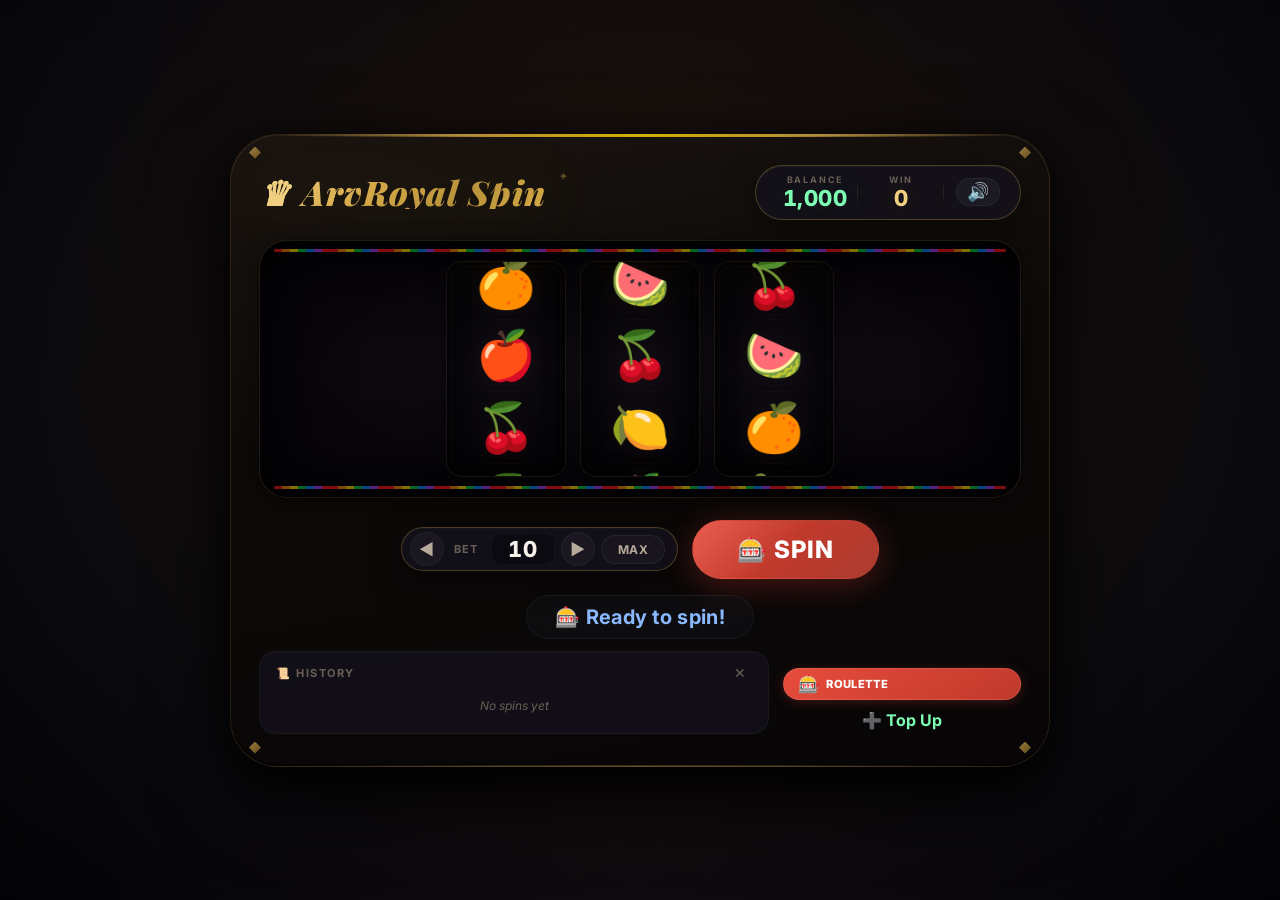
<file: index.html>
<!DOCTYPE html>
<html lang="en">
<head>
    <meta charset="UTF-8" />
    <meta name="viewport" content="width=device-width, initial-scale=1.0, maximum-scale=1.0, user-scalable=no" />
    <title>🎰  ArvRoyal Spin - Casino Slot</title>

    <!-- Google Fonts -->
    <link rel="preconnect" href="https://fonts.googleapis.com" />
    <link rel="preconnect" href="https://fonts.gstatic.com" crossorigin />
    <link href="https://fonts.googleapis.com/css2?family=Playfair+Display:ital,wght@0,700;0,900;1,700&family=Inter:wght@400;500;600;700;800;900&display=swap" rel="stylesheet" />
 <link rel="stylesheet" href="style.css" />    
</head>

<body>

 
    <div class="slot-machine">

        <!-- Corner gems -->
        <span class="corner-gem tl"></span>
        <span class="corner-gem tr"></span>
        <span class="corner-gem bl"></span>
        <span class="corner-gem br"></span>

        <!-- ─── TOP BAR ─── -->
        <div class="cabinet-top">
            <div class="title">
                <span class="icon">♛</span>  ArvRoyal Spin
            </div>
            <div class="stats">
                <div class="stat">
                    <span class="label">BALANCE</span>
                    <span class="value balance" id="balanceDisplay"><span class="currency">$</span>1000</span>
                </div>
                <div class="stat">
                    <span class="label">WIN</span>
                    <span class="value win" id="winDisplay"><span class="currency">$</span>0</span>
                </div>
                <div class="stat" style="flex-direction: row; gap: 6px; align-items: center; padding-left: 4px;">
                    <button class="mute-btn" id="muteBtn" aria-label="Toggle sound">🔊</button>
                </div>
            </div>
        </div>

        <!-- ─── REELS AREA ─── -->
        <div class="reels-area">
            <div class="led-strip top"></div>
            <div class="led-strip bottom"></div>

            <div class="reel-frame">
                <div class="reel" id="reel0">
                    <div class="reel-strip" id="strip0"></div>
                </div>
                <div class="reel" id="reel1">
                    <div class="reel-strip" id="strip1"></div>
                </div>
                <div class="reel" id="reel2">
                    <div class="reel-strip" id="strip2"></div>
                </div>
            </div>
        </div>

        <!-- ─── CONTROLS ─── -->
        <div class="controls">
            <div class="bet-section">
                <button class="bet-btn" id="betDown" aria-label="Decrease bet">◀</button>
                <span class="bet-label">BET</span>
                <span class="bet-display" id="betDisplay">10</span>
                <button class="bet-btn" id="betUp" aria-label="Increase bet">▶</button>
                <button class="max-btn" id="maxBetBtn">MAX</button>
            </div>
            <button class="spin-btn" id="spinBtn">
                <span class="spin-icon">🎰</span> SPIN
            </button>
        </div>

        <!-- ─── MESSAGE ─── -->
        <div class="message-area">
            <div class="message info" id="messageDisplay">✨ Ready to play</div>
        </div>

        <!-- ─── BOTTOM PANEL ─── -->
        <div class="bottom-panel">
            <div class="history-box">
                <div class="history-header">
                    <span>📜 HISTORY</span>
                    <button class="clear-btn" id="clearHistoryBtn" aria-label="Clear history">✕</button>
                </div>
                <ul class="history-list" id="historyList">
                    <li class="empty">No spins yet</li>
                </ul>
            </div>
            <div class="db-buttons">
                <a href="wheeloffortune.html" class="roulette-btn">
                    <span class="roulette-icon"> 🎰</span> Roulette
                </a>
                <button class="topup-btn" id="topUpBtn">➕ Top Up</button>
                <input type="file" id="fileInput" accept=".json" />
            </div>
        </div>
    </div>

    <!-- ════════════════════════════════════════════════
    AUDIO (unchanged – keep as is)
    ════════════════════════════════════════════════ -->
    <audio id="bgMusic" loop preload="auto">
        <source src="bgmusicslotmachine.mp3" type="audio/mpeg">
    </audio>
    <audio id="spinningSound" loop preload="auto">
        <source src="Spinning-slotmachine.mp3" type="audio/mpeg">
    </audio>
    <audio id="jackpotSound" preload="auto">
        <source src="Slot-Machine-Jackpot-Sound-Effect.mp3" type="audio/mpeg">
    </audio>

    <!-- ════════════════════════════════════════════════
    JAVASCRIPT – keep your existing backend
    (just ensure IDs match – they do)
    ════════════════════════════════════════════════ -->
    <script src="script.js">
        // Your existing JavaScript goes here.
        // All IDs and classes are preserved.
    </script>

</body>
</html>
</file>
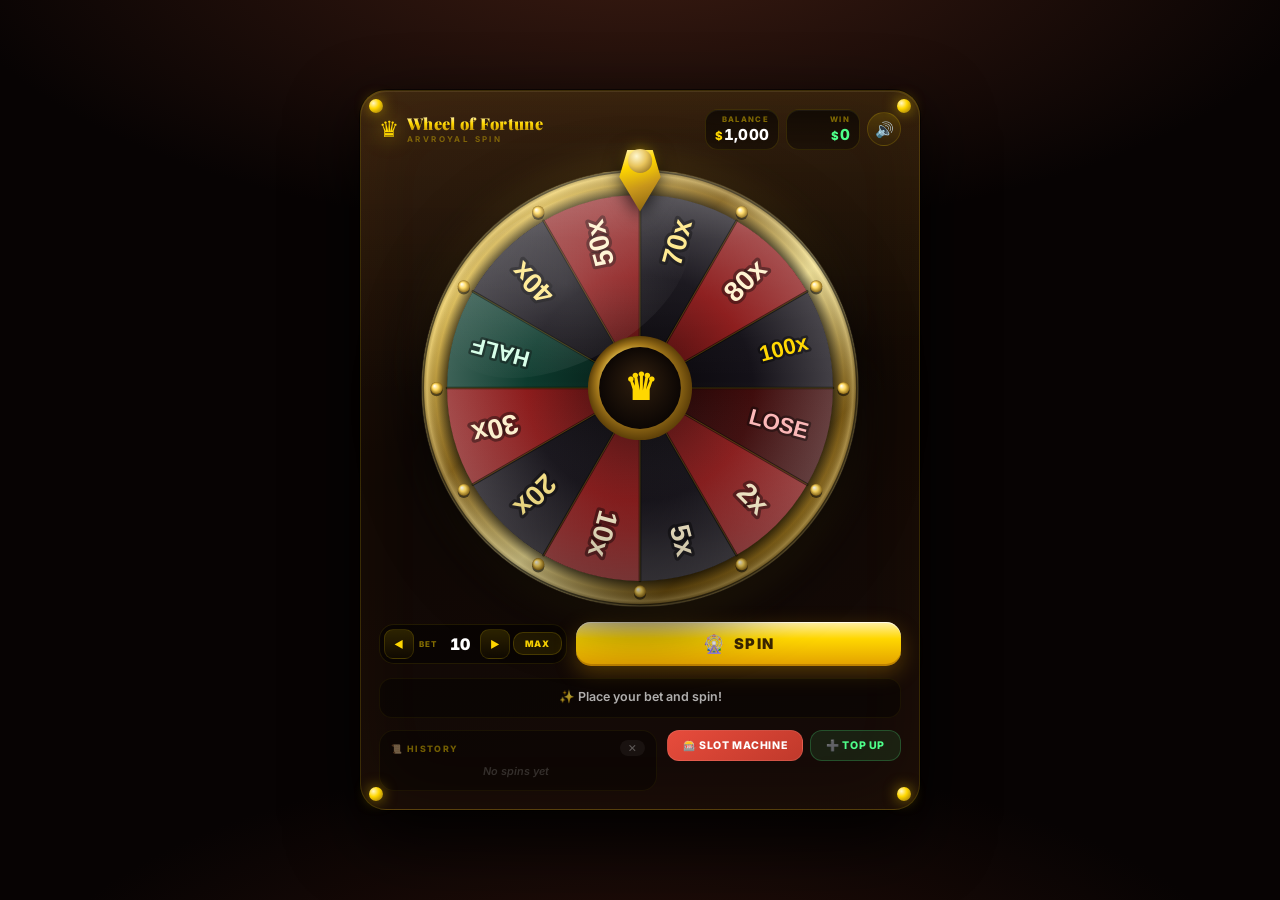
<file: wheeloffortune.html>
<!DOCTYPE html>
<html lang="en">
<head>
<meta charset="UTF-8" />
<meta name="viewport" content="width=device-width, initial-scale=1.0, viewport-fit=cover" />
<meta name="theme-color" content="#0b0605" />
<title>🎡 ArvRoyal Spin — Wheel of Fortune</title>
<link rel="preconnect" href="https://fonts.googleapis.com" />
<link rel="preconnect" href="https://fonts.gstatic.com" crossorigin />
<link href="https://fonts.googleapis.com/css2?family=Playfair+Display:wght@700;900&family=Inter:wght@400;500;600;700;800;900&display=swap" rel="stylesheet" />
<style>
:root{
  --gold:#ffd700;
  --gold-lt:#ffe98a;
  --gold-dp:#8a6512;
  --green:#4eff8a;
  --red:#ff4757;
  --orange:#ffa502;
  --text:#f6efe3;
  --radius:26px;
}
*,*::before,*::after{margin:0;padding:0;box-sizing:border-box;}
html,body{height:100%;}
body{
  font-family:'Inter',system-ui,-apple-system,'Segoe UI',Roboto,sans-serif;
  color:var(--text);
  background:
    radial-gradient(ellipse 90% 55% at 50% -8%, #3d1c12 0%, transparent 62%),
    radial-gradient(ellipse 80% 50% at 50% 115%, #2c120b 0%, transparent 62%),
    #070303;
  min-height:100vh;
  min-height:100dvh;
  display:flex;align-items:center;justify-content:center;
  padding:10px;
  overflow-x:hidden;
  -webkit-tap-highlight-color:transparent;
  -webkit-font-smoothing:antialiased;
}
button{font-family:inherit;touch-action:manipulation;}

/* ── CABINET ── */
.cabinet{
  position:relative;width:100%;max-width:540px;
  display:flex;flex-direction:column;gap:12px;
  padding:14px;border-radius:var(--radius);
  border:1px solid rgba(255,215,0,.16);
  background:
    linear-gradient(180deg, rgba(255,215,0,.05), rgba(0,0,0,.35) 42%),
    linear-gradient(165deg,#2f1a11 0%,#170c07 46%,#22110b 100%);
  box-shadow:
    0 26px 70px rgba(0,0,0,.88),
    0 0 0 1px rgba(0,0,0,.55),
    inset 0 1px 0 rgba(255,230,150,.10),
    inset 0 0 80px rgba(255,170,0,.045);
}
.corner-gem{
  position:absolute;width:14px;height:14px;border-radius:50%;
  background:radial-gradient(circle at 32% 30%, #fff6c4, #ffd700 40%, #8a6512);
  box-shadow:0 0 14px rgba(255,215,0,.55);
  pointer-events:none;z-index:6;
}
.corner-gem.tl{top:8px;left:8px}   .corner-gem.tr{top:8px;right:8px}
.corner-gem.bl{bottom:8px;left:8px} .corner-gem.br{bottom:8px;right:8px}

/* ── HEADER ── */
.cabinet-top{display:flex;align-items:center;justify-content:space-between;gap:10px;flex-wrap:wrap;}
.brand{display:flex;align-items:center;gap:8px;min-width:0;}
.brand-crown{font-size:1.4rem;line-height:1;color:var(--gold);filter:drop-shadow(0 0 10px rgba(255,215,0,.55));}
.brand-title{
  display:block;font-family:'Playfair Display',serif;font-weight:900;
  font-size:1.02rem;letter-spacing:.3px;line-height:1.1;
  background:linear-gradient(180deg,#fff6cf,#ffd700 48%,#b8860b);
  -webkit-background-clip:text;background-clip:text;color:transparent;white-space:nowrap;
}
.brand-sub{display:block;font-size:.5rem;font-weight:700;letter-spacing:2.4px;text-transform:uppercase;color:rgba(255,215,0,.38);margin-top:1px;}
.stats{display:flex;align-items:center;gap:7px;margin-left:auto;}
.stat{
  min-width:74px;padding:5px 9px;border-radius:13px;text-align:right;
  background:linear-gradient(180deg, rgba(0,0,0,.62), rgba(0,0,0,.32));
  border:1px solid rgba(255,215,0,.13);
  box-shadow:inset 0 1px 0 rgba(255,255,255,.05);
}
.stat .label{display:block;font-size:.48rem;font-weight:800;letter-spacing:1.3px;text-transform:uppercase;color:rgba(255,215,0,.45);}
.stat .value{font-size:.95rem;font-weight:800;font-variant-numeric:tabular-nums;color:#fff;letter-spacing:.2px;white-space:nowrap;}
.stat .value .cur{color:var(--gold);font-size:.72rem;margin-right:1px;}
.stat .value.win{color:var(--green);}
.stat .value.win .cur{color:var(--green);}
.icon-btn{
  width:34px;height:34px;flex:0 0 34px;border-radius:50%;
  display:grid;place-items:center;font-size:.95rem;cursor:pointer;
  color:var(--gold);
  background:linear-gradient(180deg, rgba(255,215,0,.14), rgba(255,215,0,.03));
  border:1px solid rgba(255,215,0,.16);transition:.2s;
}
.icon-btn:hover{background:rgba(255,215,0,.2);}
.icon-btn:active{transform:scale(.92);}

/* ── WHEEL STAGE ── */
.stage{position:relative;display:flex;justify-content:center;padding:6px 0 2px;}
.wheel-stage{
  position:relative;width:100%;max-width:440px;aspect-ratio:1/1;
}
.wheel-stage::before{
  content:'';position:absolute;inset:-12px;border-radius:50%;
  background:conic-gradient(from 0deg,
     rgba(255,200,60,.30), rgba(255,200,60,0) 22%,
     rgba(255,200,60,.30) 47%, rgba(255,200,60,0) 72%,
     rgba(255,200,60,.30));
  filter:blur(14px);opacity:.55;
  animation:spinGlow 8s linear infinite;pointer-events:none;
}
@keyframes spinGlow{to{transform:rotate(360deg)}}
#wheelCanvas{
  position:relative;width:100%;height:100%;display:block;
  border-radius:50%;cursor:pointer;touch-action:manipulation;
  filter:drop-shadow(0 16px 30px rgba(0,0,0,.8));
}

/* ── POINTER ── */
.pointer{
  position:absolute;top:-4%;left:50%;width:10%;aspect-ratio:1/1.4;
  z-index:8;pointer-events:none;
  transform-origin:50% 12%;
  transform:translateX(-50%) rotate(0deg);
  filter:drop-shadow(0 5px 9px rgba(0,0,0,.75));
}
.pointer::after{
  content:'';display:block;width:100%;height:100%;
  background:linear-gradient(160deg,#fff9db 0%,#ffd700 26%,#c9971b 58%,#7d5a10 100%);
  clip-path:polygon(50% 100%, 3% 44%, 21% 0%, 79% 0%, 97% 44%);
}
.pointer::before{
  content:'';position:absolute;top:-2%;left:50%;transform:translateX(-50%);
  width:54%;aspect-ratio:1;border-radius:50%;
  background:radial-gradient(circle at 35% 30%, #fff8d0, #e8c45c 45%, #7d5a10);
  box-shadow:0 0 14px rgba(255,215,0,.55);z-index:2;
}

/* ── FX LAYER ── */
.fx{
  position:absolute;inset:0;z-index:20;
  display:flex;align-items:center;justify-content:center;
  pointer-events:none;overflow:hidden;border-radius:50%;
}
.win-popup{
  opacity:0;transform:scale(.4);
  font-family:'Playfair Display',serif;font-weight:900;
  font-size:clamp(1.5rem,7vw,2.3rem);
  color:#ffd700;text-align:center;line-height:1.1;
  text-shadow:0 0 34px rgba(255,215,0,.7), 0 5px 18px rgba(0,0,0,.9);
}
.win-popup.show{animation:popIn .75s cubic-bezier(.34,1.56,.64,1) forwards;}
.win-popup small{
  display:block;margin-top:5px;font-family:'Inter',sans-serif;
  font-size:.72rem;font-weight:700;letter-spacing:1px;text-transform:uppercase;
  color:rgba(255,255,255,.62);text-shadow:none;
}
@keyframes popIn{
  0%{opacity:0;transform:scale(.25) translateY(10px);}
  55%{opacity:1;transform:scale(1.08) translateY(0);}
  100%{opacity:1;transform:scale(1);}
}
.confetti{position:absolute;inset:0;overflow:hidden;}
.confetti i{position:absolute;top:-14px;display:block;animation:fall linear forwards;}
@keyframes fall{
  0%{transform:translateY(-20px) rotate(0deg);opacity:1;}
  100%{transform:translateY(560px) rotate(760deg);opacity:0;}
}

/* ── CONTROLS ── */
.controls{display:flex;align-items:center;gap:9px;}
.bet-section{
  display:flex;align-items:center;gap:3px;
  padding:4px;border-radius:15px;
  background:rgba(0,0,0,.5);
  border:1px solid rgba(255,215,0,.1);
}
.bet-btn{
  width:30px;height:30px;flex:0 0 30px;border-radius:9px;cursor:pointer;
  display:grid;place-items:center;font-size:.62rem;font-weight:900;color:var(--gold);
  background:linear-gradient(180deg, rgba(255,215,0,.15), rgba(255,215,0,.03));
  border:1px solid rgba(255,215,0,.14);transition:.15s;
}
.bet-btn:hover{background:rgba(255,215,0,.22);}
.bet-btn:active{transform:scale(.9);}
.bet-label{font-size:.5rem;font-weight:800;letter-spacing:1.2px;color:rgba(255,215,0,.5);text-transform:uppercase;padding:0 2px;}
.bet-display{min-width:34px;text-align:center;font-size:1rem;font-weight:900;color:#fff;font-variant-numeric:tabular-nums;}
.max-btn{
  padding:5px 11px;border-radius:10px;cursor:pointer;
  font-size:.56rem;font-weight:900;letter-spacing:.8px;text-transform:uppercase;color:var(--gold);
  background:rgba(255,215,0,.1);border:1px solid rgba(255,215,0,.18);transition:.18s;
}
.max-btn:hover{background:rgba(255,215,0,.22);}
.max-btn:active{transform:scale(.94);}
.spin-btn{
  flex:1;min-width:0;display:flex;align-items:center;justify-content:center;gap:8px;
  padding:13px 12px;border:0;border-radius:15px;cursor:pointer;
  font-size:.92rem;font-weight:900;letter-spacing:1.4px;text-transform:uppercase;
  color:#3a2500;
  background:linear-gradient(180deg,#fff0a8 0%,#ffd700 38%,#e2a000 100%);
  box-shadow:
    0 7px 22px rgba(255,180,0,.28),
    inset 0 1px 0 rgba(255,255,255,.7),
    inset 0 -2px 0 rgba(120,70,0,.35);
  transition:transform .12s, box-shadow .2s, filter .2s;
}
.spin-btn:hover:not(:disabled){filter:brightness(1.06);box-shadow:0 10px 30px rgba(255,180,0,.4),inset 0 1px 0 rgba(255,255,255,.7);}
.spin-btn:active:not(:disabled){transform:translateY(1px) scale(.985);}
.spin-btn:disabled{opacity:.42;cursor:not-allowed;box-shadow:none;filter:grayscale(.35);}
.spin-btn .ic{font-size:1.1rem;line-height:1;}

/* ── MESSAGE ── */
.message{
  min-height:40px;display:flex;align-items:center;justify-content:center;gap:6px;
  padding:9px 14px;border-radius:13px;text-align:center;
  font-size:.78rem;font-weight:600;line-height:1.3;
  color:rgba(255,255,255,.68);
  background:rgba(0,0,0,.38);
  border:1px solid rgba(255,215,0,.06);transition:.25s;
}
.message.win{color:var(--green);background:rgba(78,255,138,.07);border-color:rgba(78,255,138,.18);}
.message.lose{color:var(--red);background:rgba(255,71,87,.07);border-color:rgba(255,71,87,.18);}
.message.half{color:var(--orange);background:rgba(255,165,2,.07);border-color:rgba(255,165,2,.18);}
.message.jackpot{
  color:#ffd700;background:rgba(255,215,0,.09);border-color:rgba(255,215,0,.28);
  animation:pulseGold .75s ease-in-out infinite alternate;
}
@keyframes pulseGold{
  from{text-shadow:0 0 8px rgba(255,215,0,.2);}
  to{text-shadow:0 0 24px rgba(255,215,0,.65);}
}

/* ── BOTTOM PANEL ── */
.bottom-panel{display:flex;gap:10px;flex-wrap:wrap;}
.history-box{
  flex:1 1 180px;min-width:0;display:flex;flex-direction:column;
  padding:9px 11px;border-radius:15px;
  background:rgba(0,0,0,.35);border:1px solid rgba(255,215,0,.06);
  max-height:118px;
}
.history-header{
  display:flex;align-items:center;justify-content:space-between;
  font-size:.55rem;font-weight:800;letter-spacing:1.4px;text-transform:uppercase;
  color:rgba(255,215,0,.42);margin-bottom:5px;
}
.clear-btn{
  border:0;background:rgba(255,255,255,.05);color:rgba(255,255,255,.3);
  cursor:pointer;font-size:.68rem;line-height:1;padding:3px 8px;border-radius:9px;transition:.2s;
}
.clear-btn:hover{color:var(--red);background:rgba(255,71,87,.1);}
.history-list{
  list-style:none;overflow-y:auto;flex:1;display:flex;flex-direction:column;gap:3px;
  font-size:.68rem;font-weight:600;padding-right:3px;scrollbar-width:thin;
}
.history-list::-webkit-scrollbar{width:3px;}
.history-list::-webkit-scrollbar-thumb{background:rgba(255,215,0,.22);border-radius:9px;}
.history-list li{
  display:flex;align-items:center;gap:6px;padding:3px 7px;border-radius:7px;
  background:rgba(255,255,255,.025);white-space:nowrap;
}
.history-list li.empty{justify-content:center;background:transparent;font-style:italic;color:rgba(255,255,255,.16);}
.h-label{color:rgba(255,255,255,.55);}
.h-net{margin-left:auto;font-weight:800;font-variant-numeric:tabular-nums;}
.h-net.up{color:var(--green);}
.h-net.down{color:var(--red);}
.h-net.even{color:var(--orange);}

.db-buttons{display:flex;gap:7px;align-items:flex-start;flex-wrap:wrap;}
.btn{
  padding:8px 15px;border-radius:12px;cursor:pointer;
  font-size:.66rem;font-weight:800;letter-spacing:.6px;text-transform:uppercase;
  white-space:nowrap;transition:.2s;border:1px solid transparent;
  text-decoration:none;display:inline-flex;align-items:center;gap:6px;
}
.btn-topup{color:var(--green);background:rgba(78,255,138,.09);border-color:rgba(78,255,138,.22);}
.btn-topup:hover{background:rgba(78,255,138,.18);}
.btn-slot{color:#fff;background:linear-gradient(145deg,#e74c3c,#c0392b);border-color:rgba(255,255,255,.1);}
.btn-slot:hover{background:linear-gradient(145deg,#ff6b6b,#e74c3c);}
.btn:active{transform:scale(.95);}

/* ── RESPONSIVE ── */
@media (max-width:460px){
  .cabinet{padding:11px;gap:10px;border-radius:22px;}
  .brand-title{font-size:.92rem;}
  .brand-sub{letter-spacing:1.6px;}
  .stat{min-width:66px;padding:4px 7px;}
  .stat .value{font-size:.85rem;}
  .spin-btn{font-size:.82rem;padding:12px 10px;letter-spacing:1px;}
  .message{font-size:.72rem;min-height:36px;}
  .history-box{max-height:96px;}
  .corner-gem{width:10px;height:10px;}
}
@media (max-width:370px){
  .brand-sub{display:none;}
  .stat{min-width:58px;}
  .stat .label{font-size:.42rem;}
  .stat .value{font-size:.76rem;}
  .bet-label{display:none;}
  .bet-btn{width:27px;height:27px;flex-basis:27px;}
  .max-btn{padding:4px 8px;font-size:.5rem;}
  .spin-btn{font-size:.74rem;letter-spacing:.6px;padding:11px 8px;}
}
@media (min-width:760px){.cabinet{max-width:560px;padding:18px;}}
@media (prefers-reduced-motion:reduce){
  *{animation-duration:.01ms !important;animation-iteration-count:1 !important;transition-duration:.01ms !important;}
}
</style>
</head>
<body>

<div class="cabinet">
  <span class="corner-gem tl"></span>
  <span class="corner-gem tr"></span>
  <span class="corner-gem bl"></span>
  <span class="corner-gem br"></span>

  <header class="cabinet-top">
    <div class="brand">
      <span class="brand-crown">♛</span>
      <div>
        <span class="brand-title">Wheel of Fortune</span>
        <span class="brand-sub">ArvRoyal Spin</span>
      </div>
    </div>
    <div class="stats">
      <div class="stat">
        <span class="label">Balance</span>
        <span class="value" id="balanceDisplay"><span class="cur">$</span>1,000</span>
      </div>
      <div class="stat">
        <span class="label">Win</span>
        <span class="value win" id="winDisplay"><span class="cur">$</span>0</span>
      </div>
      <button class="icon-btn" id="muteBtn" aria-label="Toggle sound">🔊</button>
    </div>
  </header>

  <div class="stage">
    <div class="wheel-stage" id="wheelStage">
      <div class="pointer" id="pointer"></div>
      <canvas id="wheelCanvas" width="600" height="600"></canvas>
      <div class="fx">
        <div class="win-popup" id="winPopup">
          <span id="popupText">🎉 +$0</span>
          <small id="popupSub">multiplier</small>
        </div>
        <div class="confetti" id="confetti"></div>
      </div>
    </div>
  </div>

  <div class="controls">
    <div class="bet-section">
      <button class="bet-btn" id="betDown" aria-label="Decrease bet">◀</button>
      <span class="bet-label">Bet</span>
      <span class="bet-display" id="betDisplay">10</span>
      <button class="bet-btn" id="betUp" aria-label="Increase bet">▶</button>
      <button class="max-btn" id="maxBetBtn">Max</button>
    </div>
    <button class="spin-btn" id="spinBtn">
      <span class="ic">🎡</span> Spin
    </button>
  </div>

  <div class="message" id="messageDisplay">✨ Place your bet and spin!</div>

  <div class="bottom-panel">
    <div class="history-box">
      <div class="history-header">
        <span>📜 History</span>
        <button class="clear-btn" id="clearHistoryBtn" aria-label="Clear history">✕</button>
      </div>
      <ul class="history-list" id="historyList">
        <li class="empty">No spins yet</li>
      </ul>
    </div>
    <div class="db-buttons">
      <a href="index.html" class="btn btn-slot">🎰 Slot Machine</a>
      <button class="btn btn-topup" id="topUpBtn">➕ Top Up</button>
    </div>
  </div>
</div>

<audio id="bgMusic" loop preload="none">
  <source src="bgmusicslotmachine.mp3" type="audio/mpeg" />
</audio>
<audio id="spinningSound" loop preload="none">
  <source src="Spinning-slotmachine.mp3" type="audio/mpeg" />
</audio>
<audio id="jackpotSound" preload="none">
  <source src="Slot-Machine-Jackpot-Sound-Effect.mp3" type="audio/mpeg" />
</audio>

<script>
(function(){
'use strict';

/* ═══════════ SHARED BALANCE (shared with index.html) ═══════════ */
const SHARED_KEY = 'arvroyal_shared_balance';
function readSharedBalance(){
  const raw = localStorage.getItem(SHARED_KEY);
  if (raw === null) { localStorage.setItem(SHARED_KEY, '1000'); return 1000; }
  const n = parseFloat(raw);
  return isFinite(n) ? Math.max(0, n) : 1000;
}
function writeSharedBalance(v){
  const n = Math.max(0, Math.floor(v));
  localStorage.setItem(SHARED_KEY, String(n));
  return n;
}
/* ═════════════════════════════════════════════════════════════════ */

const TAU = Math.PI * 2;

/* 12 segments — classic casino look, RTP ≈ 95.8% */
const SEGMENTS = [
  { label:'LOSE', value:'lose', color:'#3d0a0a', text:'#ffb8b8' }, // 0
  { label:'2x',   value:2,      color:'#8b1a1a', text:'#fff3d0' }, // 1
  { label:'5x',   value:5,      color:'#141118', text:'#fff3d0' }, // 2
  { label:'10x',  value:10,     color:'#8b1a1a', text:'#fff3d0' }, // 3
  { label:'20x',  value:20,     color:'#141118', text:'#ffe98a' }, // 4
  { label:'30x',  value:30,     color:'#8b1a1a', text:'#fff3d0' }, // 5
  { label:'HALF', value:'half', color:'#0d3b2e', text:'#d6ffe8' }, // 6
  { label:'40x',  value:40,     color:'#141118', text:'#ffe98a' }, // 7
  { label:'50x',  value:50,     color:'#8b1a1a', text:'#fff3d0' }, // 8
  { label:'70x',  value:70,     color:'#141118', text:'#ffe98a' }, // 9
  { label:'80x',  value:80,     color:'#8b1a1a', text:'#fff3d0' }, // 10
  { label:'100x', value:100,    color:'#141118', text:'#ffd700' }  // 11
];
const N = SEGMENTS.length;
const SEG_ANGLE = TAU / N;

/* ── state ── */
let balance = readSharedBalance();
let bet = 10;
let currentWin = 0;
let history = [];
let isSpinning = false;
let muted = false;
let rotation = 0;

/* ── DOM ── */
const $ = id => document.getElementById(id);
const balanceDisplay = $('balanceDisplay');
const winDisplay     = $('winDisplay');
const betDisplay     = $('betDisplay');
const messageDisplay = $('messageDisplay');
const historyList    = $('historyList');
const spinBtn        = $('spinBtn');
const betUp          = $('betUp');
const betDown        = $('betDown');
const maxBetBtn      = $('maxBetBtn');
const muteBtn        = $('muteBtn');
const topUpBtn       = $('topUpBtn');
const clearHistoryBtn= $('clearHistoryBtn');
const winPopup       = $('winPopup');
const popupText      = $('popupText');
const popupSub       = $('popupSub');
const confettiEl     = $('confetti');
const pointerEl      = $('pointer');
const wheelStage     = $('wheelStage');
const canvas         = $('wheelCanvas');
const ctx            = canvas.getContext('2d');

const bgMusic       = $('bgMusic');
const spinningSound = $('spinningSound');
const jackpotSound  = $('jackpotSound');

/* ── helpers ── */
const money = n => '$' + Math.floor(n).toLocaleString('en-US');
function setMessage(t, type){ messageDisplay.textContent = t; messageDisplay.className = 'message' + (type && type!=='info' ? ' '+type : ''); }
function shade(hex, amt){
  const n = parseInt(hex.slice(1),16);
  let r=(n>>16)&255, g=(n>>8)&255, b=n&255;
  if (amt>0){ r+=(255-r)*amt; g+=(255-g)*amt; b+=(255-b)*amt; }
  else { r*=1+amt; g*=1+amt; b*=1+amt; }
  return `rgb(${r|0},${g|0},${b|0})`;
}

/* ── UI ── */
function updateUI(){
  balanceDisplay.innerHTML = `<span class="cur">$</span>${Math.floor(balance).toLocaleString('en-US')}`;
  winDisplay.innerHTML     = `<span class="cur">$</span>${Math.floor(currentWin).toLocaleString('en-US')}`;
  betDisplay.textContent   = bet;
  if (bet > balance){ bet = Math.max(1, Math.floor(balance)); betDisplay.textContent = bet; }
  if (balance <= 0 && !isSpinning){
    spinBtn.disabled = true;
    setMessage('💔 Out of funds — tap Top Up to continue.', 'lose');
  } else {
    spinBtn.disabled = isSpinning || balance < 1;
  }
  renderHistory();
}
function renderHistory(){
  if (!history.length){ historyList.innerHTML = '<li class="empty">No spins yet</li>'; return; }
  let html = '';
  for (const h of history.slice(0, 22)){
    const cls = h.net>0 ? 'up' : (h.net<0 ? 'down' : 'even');
    const sign = h.net>0 ? '+' : (h.net<0 ? '-' : '±');
    html += `<li><span class="h-label">${h.label}</span><span class="h-net ${cls}">${sign}${money(Math.abs(h.net)).slice(1)}</span></li>`;
  }
  historyList.innerHTML = html;
}
function pushHistory(label, b, w){
  history.unshift({ label, bet:b, win:w, net:w-b });
  if (history.length > 40) history.pop();
}

/* ── audio (synth) ── */
let actx = null;
function audioCtx(){
  if (!actx){
    const AC = window.AudioContext || window.webkitAudioContext;
    if (!AC) return null;
    actx = new AC();
  }
  if (actx.state === 'suspended') actx.resume().catch(()=>{});
  return actx;
}
function beep(freq, dur, type, vol, sweepTo){
  if (muted) return;
  const a = audioCtx(); if (!a) return;
  try {
    const t = a.currentTime;
    const o = a.createOscillator(), g = a.createGain();
    o.type = type || 'square';
    o.frequency.setValueAtTime(freq, t);
    if (sweepTo) o.frequency.exponentialRampToValueAtTime(sweepTo, t+dur);
    g.gain.setValueAtTime(0.0001, t);
    g.gain.exponentialRampToValueAtTime(vol || 0.1, t+0.006);
    g.gain.exponentialRampToValueAtTime(0.0001, t+dur);
    o.connect(g).connect(a.destination);
    o.start(t); o.stop(t+dur+0.02);
  } catch(_){}
}
const tickSound = () => beep(1400 + Math.random()*380, 0.045, 'square', 0.055, 420);
function winChime(){ [523,659,784,1047].forEach((f,i)=> setTimeout(()=>beep(f,0.22,'triangle',0.09), i*85)); }
function jackpotChime(){ [523,659,784,1047,1319,1568].forEach((f,i)=> setTimeout(()=>beep(f,0.3,'triangle',0.11), i*90)); }

/* ── canvas ── */
let sprite = null, wheelSize = 400, dpr = 1;

function setupCanvas(){
  dpr = Math.min(window.devicePixelRatio || 1, 2);
  const S = Math.max(1, Math.round(wheelSize));
  canvas.width  = Math.round(S*dpr);
  canvas.height = Math.round(S*dpr);
  canvas.style.width  = S + 'px';
  canvas.style.height = S + 'px';
  buildSprite();
  drawWheel(rotation);
}

/* Pre-render the rotating face once */
function buildSprite(){
  const S = wheelSize;
  if (!sprite) sprite = document.createElement('canvas');
  sprite.width  = Math.round(S*dpr);
  sprite.height = Math.round(S*dpr);

  const c = sprite.getContext('2d');
  c.setTransform(dpr,0,0,dpr,0,0);
  c.clearRect(0,0,S,S);

  const cx = S/2, cy = S/2;
  const R = S/2 - 2;
  const rimW = Math.max(9, R*0.115);
  const faceR = R - rimW;

  /* outer metallic rim */
  const rimGrad = c.createLinearGradient(0,0,S,S);
  rimGrad.addColorStop(0.00, '#5b3d0c');
  rimGrad.addColorStop(0.18, '#eac95f');
  rimGrad.addColorStop(0.38, '#8a6516');
  rimGrad.addColorStop(0.56, '#f8e79a');
  rimGrad.addColorStop(0.76, '#7a5810');
  rimGrad.addColorStop(1.00, '#d8ab3a');
  c.beginPath(); c.arc(cx,cy,R,0,TAU); c.fillStyle = rimGrad; c.fill();

  /* rim bevel */
  c.beginPath(); c.arc(cx,cy,R,0,TAU); c.arc(cx,cy,faceR,0,TAU,true);
  const bevel = c.createRadialGradient(cx,cy,faceR,cx,cy,R);
  bevel.addColorStop(0, 'rgba(0,0,0,.6)');
  bevel.addColorStop(.45, 'rgba(0,0,0,.05)');
  bevel.addColorStop(.8, 'rgba(255,240,180,.28)');
  bevel.addColorStop(1, 'rgba(0,0,0,.35)');
  c.fillStyle = bevel; c.fill();

  /* face base */
  c.beginPath(); c.arc(cx,cy,faceR,0,TAU); c.fillStyle = '#0b0806'; c.fill();

  /* segments */
  for (let i = 0; i < N; i++){
    const seg = SEGMENTS[i];
    const a0 = i*SEG_ANGLE, a1 = a0 + SEG_ANGLE;
    c.beginPath();
    c.moveTo(cx,cy);
    c.arc(cx,cy,faceR,a0,a1);
    c.closePath();
    const g = c.createRadialGradient(cx,cy,faceR*0.08,cx,cy,faceR);
    g.addColorStop(0.00, shade(seg.color, -0.5));
    g.addColorStop(0.55, seg.color);
    g.addColorStop(1.00, shade(seg.color, 0.2));
    c.fillStyle = g; c.fill();
  }

  /* dividers */
  c.lineCap = 'round';
  for (let i = 0; i < N; i++){
    const a = i*SEG_ANGLE;
    const x1 = cx + Math.cos(a)*faceR*0.055;
    const y1 = cy + Math.sin(a)*faceR*0.055;
    const x2 = cx + Math.cos(a)*faceR;
    const y2 = cy + Math.sin(a)*faceR;
    c.beginPath(); c.moveTo(x1,y1); c.lineTo(x2,y2);
    c.strokeStyle = 'rgba(0,0,0,.55)';
    c.lineWidth = Math.max(1.4, faceR*0.014); c.stroke();
    c.beginPath(); c.moveTo(x1,y1); c.lineTo(x2,y2);
    c.strokeStyle = 'rgba(255,215,0,.22)';
    c.lineWidth = Math.max(0.6, faceR*0.005); c.stroke();
  }

  /* labels */
  for (let i = 0; i < N; i++){
    const seg = SEGMENTS[i];
    const mid = (i + 0.5)*SEG_ANGLE;
    c.save();
    c.translate(cx,cy);
    c.rotate(mid);
    c.textAlign = 'right';
    c.textBaseline = 'middle';
    const fs = faceR * (seg.label.length > 3 ? 0.115 : 0.145);
    c.font = `900 ${fs}px 'Inter', sans-serif`;
    c.lineJoin = 'round';
    c.strokeStyle = 'rgba(0,0,0,.4)';
    c.lineWidth = fs*0.22;
    c.strokeText(seg.label, faceR*0.9, 0);
    c.fillStyle = seg.text;
    c.fillText(seg.label, faceR*0.9, 0);
    c.restore();
  }

  /* pegs */
  const pegRing = faceR + rimW*0.42;
  const pegSize = Math.max(2.4, R*0.028);
  for (let i = 0; i < N; i++){
    const a = i*SEG_ANGLE;
    const px = cx + Math.cos(a)*pegRing;
    const py = cy + Math.sin(a)*pegRing;
    c.beginPath();
    c.arc(px, py + pegSize*0.35, pegSize, 0, TAU);
    c.fillStyle = 'rgba(0,0,0,.55)'; c.fill();
    const pg = c.createRadialGradient(px-pegSize*0.35, py-pegSize*0.35, pegSize*0.08, px, py, pegSize);
    pg.addColorStop(0, '#fffbe6');
    pg.addColorStop(0.45, '#ffd95e');
    pg.addColorStop(1, '#8a6512');
    c.beginPath(); c.arc(px,py,pegSize,0,TAU);
    c.fillStyle = pg; c.fill();
  }

  /* outer hairline */
  c.beginPath(); c.arc(cx,cy,R-1,0,TAU);
  c.strokeStyle = 'rgba(0,0,0,.55)'; c.lineWidth = 2; c.stroke();
}

/* Draw the wheel with current rotation + static lighting */
function drawWheel(rot){
  const S = wheelSize;
  const cx = S/2, cy = S/2;
  const R = S/2 - 2;
  const rimW = Math.max(9, R*0.115);
  const faceR = R - rimW;

  ctx.setTransform(dpr,0,0,dpr,0,0);
  ctx.clearRect(0,0,S,S);

  /* rotating face */
  ctx.save();
  ctx.translate(cx,cy);
  ctx.rotate(rot);
  ctx.drawImage(sprite, -S/2, -S/2, S, S);
  ctx.restore();

  /* static lighting */
  ctx.save();
  ctx.beginPath(); ctx.arc(cx,cy,R,0,TAU); ctx.clip();
  const lg = ctx.createLinearGradient(0,0,0,S);
  lg.addColorStop(0.00, 'rgba(255,255,255,.17)');
  lg.addColorStop(0.16, 'rgba(255,255,255,.05)');
  lg.addColorStop(0.48, 'rgba(255,255,255,0)');
  lg.addColorStop(0.82, 'rgba(0,0,0,.13)');
  lg.addColorStop(1.00, 'rgba(0,0,0,.34)');
  ctx.fillStyle = lg;
  ctx.fillRect(0,0,S,S);

  const hx = cx - R*0.34, hy = cy - R*0.48;
  const hg = ctx.createRadialGradient(hx,hy,0,hx,hy,R*0.62);
  hg.addColorStop(0, 'rgba(255,255,255,.15)');
  hg.addColorStop(1, 'rgba(255,255,255,0)');
  ctx.fillStyle = hg;
  ctx.beginPath();
  ctx.ellipse(hx,hy,R*0.62,R*0.36,-0.5,0,TAU);
  ctx.fill();
  ctx.restore();

  /* static centre hub */
  const hubR = faceR * 0.20;
  const hgr = ctx.createRadialGradient(cx-hubR*0.45, cy-hubR*0.5, hubR*0.1, cx, cy, hubR*1.35);
  hgr.addColorStop(0, '#fff6cc');
  hgr.addColorStop(0.36, '#e9c552');
  hgr.addColorStop(0.72, '#a1761a');
  hgr.addColorStop(1, '#5d3f08');
  ctx.beginPath(); ctx.arc(cx,cy,hubR*1.35,0,TAU); ctx.fillStyle = hgr; ctx.fill();

  ctx.beginPath(); ctx.arc(cx,cy,hubR*1.06,0,TAU);
  const ig = ctx.createRadialGradient(cx, cy-hubR*0.3, 0, cx, cy, hubR*1.1);
  ig.addColorStop(0, '#31200f');
  ig.addColorStop(1, '#0a0503');
  ctx.fillStyle = ig; ctx.fill();

  ctx.fillStyle = '#ffd700';
  ctx.font = `900 ${hubR*0.95}px 'Playfair Display', serif`;
  ctx.textAlign = 'center';
  ctx.textBaseline = 'middle';
  ctx.fillText('♛', cx, cy + hubR*0.06);

  /* static top-light ring */
  ctx.beginPath(); ctx.arc(cx,cy,R,0,TAU);
  ctx.strokeStyle = 'rgba(255,235,170,.16)';
  ctx.lineWidth = 1.5; ctx.stroke();
}

/* which segment under pointer? */
function pointerIndex(rot){
  const eff = ((-Math.PI/2 - rot) % TAU + TAU) % TAU;
  return Math.floor(eff / SEG_ANGLE) % N;
}

/* ── FX ── */
function showPopup(text, sub){
  popupText.textContent = text;
  popupSub.textContent = sub;
  winPopup.classList.remove('show');
  void winPopup.offsetWidth;
  winPopup.classList.add('show');
  setTimeout(()=> winPopup.classList.remove('show'), 1900);
}
function spawnConfetti(count){
  const colors = ['#ffd700','#ff6b6b','#4ecdc4','#45b7d1','#a29bfe','#ff8a5c','#fd79a8','#fdcb6e','#00d2d3','#ff4757'];
  const frag = document.createDocumentFragment();
  const W = confettiEl.clientWidth || 400;
  for (let i = 0; i < count; i++){
    const el = document.createElement('i');
    const size = 4 + Math.random()*8;
    el.style.width = size + 'px';
    el.style.height = (size*(0.45+Math.random())).toFixed(1) + 'px';
    el.style.background = colors[(Math.random()*colors.length)|0];
    el.style.left = (Math.random()*W) + 'px';
    el.style.borderRadius = Math.random() > 0.5 ? '50%' : '2px';
    el.style.animationDuration = (1.4 + Math.random()*1.8).toFixed(2) + 's';
    el.style.animationDelay = (Math.random()*0.5).toFixed(2) + 's';
    frag.appendChild(el);
  }
  confettiEl.appendChild(frag);
  setTimeout(()=>{ confettiEl.innerHTML = ''; }, 3800);
}

/* ── SPIN ── */
function spinWheel(){
  if (isSpinning) return;
  if (bet > balance){ setMessage('❌ Insufficient balance!', 'lose'); return; }

  isSpinning = true;
  spinBtn.disabled = true;
  balance -= bet;
  balance = writeSharedBalance(balance);
  currentWin = 0;
  updateUI();
  setMessage('🎡 Spinning…', 'info');
  winPopup.classList.remove('show');
  confettiEl.innerHTML = '';

  if (!muted){ try { spinningSound.currentTime = 0; spinningSound.play().catch(()=>{}); } catch(_){} }

  /* fair random target */
  const targetIdx = (Math.random()*N)|0;
  const jitter = (Math.random() - 0.5)*0.62;
  const targetEff = (targetIdx + 0.5 + jitter)*SEG_ANGLE;
  const base = -Math.PI/2 - targetEff;
  const turns = 6 + Math.random()*3;
  const k = Math.ceil((rotation + turns*TAU - base)/TAU);
  const finalRotation = base + k*TAU;

  const startRotation = rotation;
  const delta = finalRotation - startRotation;
  const duration = 5000 + Math.random()*900;
  const t0 = performance.now();

  let lastIdx = pointerIndex(startRotation);
  let prevRot = startRotation;

  const easeOut = t => 1 - Math.pow(1-t, 4.2);

  function frame(now){
    const p = Math.min((now - t0)/duration, 1);
    const rot = startRotation + delta*easeOut(p);

    const speed = Math.abs(rot - prevRot);
    const flex = Math.min(13, speed*42);
    pointerEl.style.transform = `translateX(-50%) rotate(${-flex}deg)`;
    prevRot = rot;

    const idx = pointerIndex(rot);
    if (idx !== lastIdx){ lastIdx = idx; tickSound(); }

    rotation = rot;
    drawWheel(rot);

    if (p < 1) requestAnimationFrame(frame);
    else {
      rotation = finalRotation;
      drawWheel(finalRotation);
      pointerEl.style.transform = 'translateX(-50%) rotate(0deg)';
      finishSpin();
    }
  }
  requestAnimationFrame(frame);
}

function finishSpin(){
  try { spinningSound.pause(); spinningSound.currentTime = 0; } catch(_){}

  const seg = SEGMENTS[pointerIndex(rotation)];
  let win = 0, type = 'info', text = '';

  if (seg.value === 'lose'){
    type = 'lose'; text = `💀 LOSE — you lost ${money(bet)}`;
  } else if (seg.value === 'half'){
    win = Math.floor(bet*0.5); type = 'half';
    text = `✂️ HALF — ${money(win)} returned (lost ${money(bet - win)})`;
  } else {
    win = bet*seg.value; type = 'win';
    text = `🎯 ${seg.label} — you won ${money(win)}!`;
    if (seg.value >= 5){
      type = 'jackpot';
      text = `🏆 JACKPOT! ${seg.label} = ${money(win)}`;
      if (!muted){ try { jackpotSound.currentTime = 0; jackpotSound.play().catch(()=>{}); } catch(_){} }
      jackpotChime();
      spawnConfetti(56);
      showPopup(`🎉 +${money(win)}`, `${seg.label} multiplier`);
    } else {
      winChime();
      spawnConfetti(14);
      showPopup(`+${money(win)}`, `${seg.label} multiplier`);
    }
  }

  setMessage(text, type);
  balance += win;
  balance = writeSharedBalance(balance);
  currentWin = win;
  pushHistory(seg.label, bet, win);

  isSpinning = false;
  updateUI();
  autoplayMusic();
}

/* ── music ── */
function autoplayMusic(){
  if (muted) return;
  if (bgMusic.paused){
    bgMusic.volume = 0.35;
    bgMusic.play().catch(()=>{});
  }
}

/* ── bet controls ── */
const UP = [1,2,5,10,20,50,100,250,500,1000];
const DN = [...UP].reverse();
betUp.addEventListener('click', ()=>{
  if (isSpinning) return;
  let next = bet;
  for (const s of UP){ if (bet < s){ next = s; break; } }
  if (next <= bet) next = bet + 1;
  bet = Math.min(next, Math.max(1, Math.floor(balance)));
  updateUI();
});
betDown.addEventListener('click', ()=>{
  if (isSpinning) return;
  let next = 1;
  for (const s of DN){ if (bet > s){ next = s; break; } }
  bet = Math.max(1, next);
  updateUI();
});
maxBetBtn.addEventListener('click', ()=>{
  if (isSpinning) return;
  bet = Math.max(1, Math.floor(balance));
  updateUI();
});

/* ── spin / mute / topup ── */
spinBtn.addEventListener('click', ()=>{ audioCtx(); spinWheel(); });
canvas.addEventListener('click', ()=>{ audioCtx(); if (!isSpinning) spinWheel(); });

muteBtn.addEventListener('click', ()=>{
  muted = !muted;
  muteBtn.textContent = muted ? '🔇' : '🔊';
  if (muted) [bgMusic, spinningSound, jackpotSound].forEach(a=>{ try{ a.pause(); }catch(_){} });
  else autoplayMusic();
});

topUpBtn.addEventListener('click', ()=>{
  balance += 500;
  balance = writeSharedBalance(balance);
  setMessage('💰 Topped up +$500', 'win');
  beep(880,0.15,'triangle',0.08);
  updateUI();
  autoplayMusic();
});

clearHistoryBtn.addEventListener('click', ()=>{
  if (isSpinning) return;
  history = [];
  updateUI();
  setMessage('🧹 History cleared', 'info');
});

/* ── keyboard ── */
document.addEventListener('keydown', e=>{
  if (e.target && /input|textarea/i.test(e.target.tagName)) return;
  if (e.code === 'Space' || e.key === 'Enter'){ e.preventDefault(); spinBtn.click(); }
  else if (e.key === 'ArrowUp'){ e.preventDefault(); betUp.click(); }
  else if (e.key === 'ArrowDown'){ e.preventDefault(); betDown.click(); }
  else if (e.key === 'm' || e.key === 'M') muteBtn.click();
});

/* ── resize ── */
let resizeRAF = null;
function handleResize(){
  cancelAnimationFrame(resizeRAF);
  resizeRAF = requestAnimationFrame(()=>{
    const w = wheelStage.clientWidth;
    if (w && Math.abs(w - wheelSize) > 0.5){
      wheelSize = w;
      setupCanvas();
    }
  });
}
window.addEventListener('resize', handleResize);
window.addEventListener('orientationchange', ()=> setTimeout(handleResize, 220));
if (window.ResizeObserver) new ResizeObserver(handleResize).observe(wheelStage);

/* ── sync shared balance across tabs ── */
window.addEventListener('storage', e=>{
  if (e.key !== SHARED_KEY || e.newValue === null) return;
  const n = parseFloat(e.newValue);
  if (isFinite(n) && !isSpinning){
    balance = Math.max(0, n);
    updateUI();
  }
});
/* refocus → re-read (in case other tab changed it while we were hidden) */
window.addEventListener('focus', ()=>{
  if (isSpinning) return;
  const n = readSharedBalance();
  if (n !== balance){ balance = n; updateUI(); }
});
document.addEventListener('visibilitychange', ()=>{
  if (document.visibilityState === 'visible' && !isSpinning){
    const n = readSharedBalance();
    if (n !== balance){ balance = n; updateUI(); }
  }
});

/* ── init ── */
function init(){
  balance = readSharedBalance();
  wheelSize = wheelStage.clientWidth || 400;
  setupCanvas();
  if (bet > balance) bet = Math.max(1, Math.floor(balance));
  updateUI();
  setMessage('✨ Place your bet and spin!', 'info');

  [spinningSound, jackpotSound, bgMusic].forEach(a=>{ try{ a.volume = 0.35; }catch(_){} });

  const unlock = ()=>{
    audioCtx();
    autoplayMusic();
    document.removeEventListener('pointerdown', unlock);
    document.removeEventListener('keydown', unlock);
  };
  document.addEventListener('pointerdown', unlock);
  document.addEventListener('keydown', unlock);

  /* re-sync balance occasionally so slot changes show up */
  setInterval(()=>{
    if (isSpinning) return;
    const n = readSharedBalance();
    if (n !== balance){ balance = n; updateUI(); }
  }, 2000);
}
init();
})();
</script>
</body>
</html>
</file>
<file: style.css>
:root {
            --gold: #d4a847;
            --gold-light: #f0d080;
            --gold-dark: #b8923a;
            --gold-gradient: linear-gradient(135deg, #f0d080 0%, #d4a847 40%, #b8923a 70%, #d4a847 100%);
            --gold-glow: 0 0 40px rgba(212, 168, 71, 0.25), 0 0 80px rgba(212, 168, 71, 0.08);
            --ruby: #c0392b;
            --ruby-dark: #8a1f1a;
            --ruby-gradient: linear-gradient(135deg, #e74c3c, #c0392b, #a93226);
            --bg-primary: #07070d;
            --bg-secondary: #0f0f1a;
            --bg-panel: rgba(20, 18, 30, 0.75);
            --bg-card: rgba(255, 255, 255, 0.04);
            --text-primary: #f5f0e8;
            --text-secondary: #b8aa9a;
            --text-muted: #6a5f55;
            --border-gold: rgba(212, 168, 71, 0.3);
            --border-glow: rgba(212, 168, 71, 0.15);
            --shadow-heavy: 0 30px 80px rgba(0, 0, 0, 0.95), 0 8px 32px rgba(0, 0, 0, 0.6);
            --shadow-soft: 0 8px 32px rgba(0, 0, 0, 0.5);
            --radius-xl: 48px;
            --radius-lg: 28px;
            --radius-md: 16px;
            --radius-sm: 10px;
            --transition-smooth: 0.35s cubic-bezier(0.4, 0, 0.2, 1);
            --font-display: 'Playfair Display', serif;
            --font-ui: 'Inter', system-ui, -apple-system, sans-serif;
        }

        /* ═══════════════════════════════════════════════
               RESET & BASE
               ═══════════════════════════════════════════════ */
        *,
        *::before,
        *::after {
            margin: 0;
            padding: 0;
            box-sizing: border-box;
        }

        html {
            -webkit-tap-highlight-color: transparent;
        }

        body {
            min-height: 100vh;
            display: flex;
            justify-content: center;
            align-items: center;
            background: radial-gradient(ellipse at 50% 30%, #1a0f0a 0%, #07070d 70%, #030205 100%);
            font-family: var(--font-ui);
            padding: 16px;
            position: relative;
            overflow-x: hidden;
        }

        /* Subtle background texture overlay */
        body::before {
            content: '';
            position: fixed;
            inset: 0;
            background-image:
                radial-gradient(circle at 20% 50%, rgba(212, 168, 71, 0.03) 0%, transparent 60%),
                radial-gradient(circle at 80% 50%, rgba(212, 168, 71, 0.03) 0%, transparent 60%),
                radial-gradient(circle at 50% 100%, rgba(192, 57, 43, 0.04) 0%, transparent 50%);
            pointer-events: none;
            z-index: 0;
        }

        /* Animated particles background (subtle) */
        body::after {
            content: '';
            position: fixed;
            inset: 0;
            background-image:
                radial-gradient(1px 1px at 10% 20%, rgba(212, 168, 71, 0.15), transparent),
                radial-gradient(1px 1px at 30% 70%, rgba(212, 168, 71, 0.10), transparent),
                radial-gradient(1px 1px at 50% 10%, rgba(212, 168, 71, 0.12), transparent),
                radial-gradient(1px 1px at 70% 80%, rgba(212, 168, 71, 0.08), transparent),
                radial-gradient(1px 1px at 90% 40%, rgba(212, 168, 71, 0.14), transparent),
                radial-gradient(1px 1px at 15% 90%, rgba(212, 168, 71, 0.06), transparent),
                radial-gradient(1px 1px at 85% 15%, rgba(212, 168, 71, 0.10), transparent);
            background-size: 200px 200px;
            pointer-events: none;
            z-index: 0;
            animation: sparkle 12s linear infinite;
        }

        @keyframes sparkle {
            0% {
                transform: translateY(0) scale(1);
                opacity: 0.6;
            }
            50% {
                opacity: 1;
            }
            100% {
                transform: translateY(-60px) scale(1.2);
                opacity: 0.6;
            }
        }
          /* ── ROULETTE BUTTON (inline design) ── */
        .roulette-btn {
            display: inline-flex;
            align-items: center;
            gap: 6px;
            background: linear-gradient(145deg, #e74c3c, #c0392b);
            border: 1px solid rgba(255, 255, 255, 0.10);
            border-radius: 20px;
            padding: 6px 18px 6px 14px;
            font-size: 0.7rem;
            font-weight: 800;
            color: #fff;
            text-decoration: none;
            cursor: pointer;
            transition: 0.25s;
            box-shadow: 0 2px 12px rgba(231, 76, 60, 0.25);
            letter-spacing: 0.3px;
            text-transform: uppercase;
            font-family: 'Inter', sans-serif;
            white-space: nowrap;
        }
        .roulette-btn:hover {
            transform: translateY(-2px) scale(1.02);
            box-shadow: 0 6px 24px rgba(231, 76, 60, 0.4);
            background: linear-gradient(145deg, #ff6b6b, #e74c3c);
        }
        .roulette-btn:active {
            transform: scale(0.94);
            box-shadow: 0 2px 8px rgba(231, 76, 60, 0.2);
        }
        .roulette-btn .roulette-icon {
            font-size: 1.1rem;
            line-height: 1;
        }
        /* ═══════════════════════════════════════════════
               SLOT MACHINE CABINET
               ═══════════════════════════════════════════════ */
        .slot-machine {
            position: relative;
            z-index: 1;
            max-width: 820px;
            width: 100%;
            background: linear-gradient(170deg, #1a1410 0%, #0d0a08 40%, #080507 100%);
            border-radius: var(--radius-xl);
            padding: 30px 28px 32px;
            box-shadow:
                var(--shadow-heavy),
                inset 0 1px 0 rgba(255, 255, 255, 0.04),
                inset 0 -2px 0 rgba(0, 0, 0, 0.8);
            border: 1px solid rgba(212, 168, 71, 0.15);
            backdrop-filter: blur(2px);
            transition: var(--transition-smooth);
        }

        /* Gold trim - top accent */
        .slot-machine::before {
            content: '';
            position: absolute;
            top: -1px;
            left: 40px;
            right: 40px;
            height: 3px;
            background: linear-gradient(90deg, transparent, var(--gold), #ffd700, var(--gold), transparent);
            border-radius: 0 0 50% 50%;
            opacity: 0.8;
            filter: blur(0.5px);
        }

        /* Gold trim - bottom accent */
        .slot-machine::after {
            content: '';
            position: absolute;
            bottom: -1px;
            left: 60px;
            right: 60px;
            height: 2px;
            background: linear-gradient(90deg, transparent, rgba(212, 168, 71, 0.3), rgba(212, 168, 71, 0.5), rgba(212, 168, 71, 0.3), transparent);
            border-radius: 50% 50% 0 0;
            opacity: 0.6;
        }

        /* Corner diamonds */
        .slot-machine .corner-gem {
            position: absolute;
            width: 12px;
            height: 12px;
            background: var(--gold-gradient);
            clip-path: polygon(50% 0%, 100% 50%, 50% 100%, 0% 50%);
            opacity: 0.6;
            filter: blur(0.5px);
        }
        .slot-machine .corner-gem.tl {
            top: 12px;
            left: 18px;
        }
        .slot-machine .corner-gem.tr {
            top: 12px;
            right: 18px;
        }
        .slot-machine .corner-gem.bl {
            bottom: 12px;
            left: 18px;
        }
        .slot-machine .corner-gem.br {
            bottom: 12px;
            right: 18px;
        }

        /* ═══════════════════════════════════════════════
               TOP BAR
               ═══════════════════════════════════════════════ */
        .cabinet-top {
            display: flex;
            justify-content: space-between;
            align-items: center;
            margin-bottom: 20px;
            flex-wrap: wrap;
            gap: 12px;
            position: relative;
        }

        .title {
            font-family: var(--font-display);
            font-size: 34px;
            font-weight: 900;
            font-style: italic;
            background: var(--gold-gradient);
            -webkit-background-clip: text;
            -webkit-text-fill-color: transparent;
            background-clip: text;
            text-shadow: none;
            filter: drop-shadow(0 0 30px rgba(212, 168, 71, 0.15));
            letter-spacing: 1px;
            line-height: 1;
            position: relative;
        }
        .title .icon {
            -webkit-text-fill-color: initial;
            color: #f0d080;
            margin-right: 2px;
        }
        .title::after {
            content: '✦';
            font-size: 10px;
            -webkit-text-fill-color: initial;
            color: var(--gold);
            position: absolute;
            top: -4px;
            right: -22px;
            opacity: 0.4;
            font-style: normal;
        }

        .stats {
            display: flex;
            gap: 16px;
            background: var(--bg-panel);
            padding: 6px 20px 6px 24px;
            border-radius: 60px;
            border: 1px solid var(--border-gold);
            backdrop-filter: blur(12px);
            align-items: center;
            box-shadow: inset 0 1px 0 rgba(255, 255, 255, 0.03), var(--shadow-soft);
            flex-wrap: wrap;
            justify-content: center;
        }

        .stat {
            display: flex;
            flex-direction: column;
            align-items: center;
            padding: 2px 0;
            position: relative;
        }
        .stat:not(:last-child)::after {
            content: '';
            position: absolute;
            right: -8px;
            top: 20%;
            height: 60%;
            width: 1px;
            background: linear-gradient(to bottom, transparent, rgba(212, 168, 71, 0.15), transparent);
        }
        .stat .label {
            font-size: 9px;
            font-weight: 700;
            text-transform: uppercase;
            letter-spacing: 1.8px;
            color: var(--text-muted);
            font-family: var(--font-ui);
        }
        .stat .value {
            font-size: 22px;
            font-weight: 800;
            color: var(--text-primary);
            min-width: 70px;
            text-align: center;
            font-variant-numeric: tabular-nums;
            letter-spacing: 0.5px;
            transition: color 0.3s;
        }
        .value.balance {
            color: #7dffb3;
            text-shadow: 0 0 30px rgba(125, 255, 179, 0.15);
        }
        .value.win {
            color: var(--gold-light);
            text-shadow: 0 0 30px rgba(212, 168, 71, 0.2);
        }
        .value.balance.danger {
            color: #ff6a6a;
            text-shadow: 0 0 30px rgba(255, 80, 80, 0.2);
        }

        .stat .value .currency {
            font-size: 14px;
            opacity: 0.6;
            margin-right: 1px;
        }

        .mute-btn {
            background: rgba(255, 255, 255, 0.04);
            border: 1px solid rgba(255, 255, 255, 0.06);
            color: var(--text-secondary);
            font-size: 18px;
            border-radius: 30px;
            padding: 4px 10px;
            cursor: pointer;
            transition: var(--transition-smooth);
            backdrop-filter: blur(4px);
            line-height: 1;
        }
        .mute-btn:hover {
            background: rgba(212, 168, 71, 0.08);
            border-color: var(--gold);
            color: var(--gold);
            transform: scale(1.05);
        }
        .mute-btn:active {
            transform: scale(0.92);
        }

        /* ═══════════════════════════════════════════════
               REELS AREA
               ═══════════════════════════════════════════════ */
        .reels-area {
            position: relative;
            background: radial-gradient(ellipse at 50% 50%, #0d0a12, #050308);
            border-radius: var(--radius-lg);
            padding: 20px 14px;
            border: 1px solid rgba(212, 168, 71, 0.12);
            box-shadow:
                inset 0 8px 40px rgba(0, 0, 0, 0.95),
                inset 0 0 80px rgba(0, 0, 0, 0.6),
                0 4px 20px rgba(0, 0, 0, 0.5);
            margin-bottom: 22px;
            overflow: hidden;
        }

        /* Ambient glow behind reels */
        .reels-area::before {
            content: '';
            position: absolute;
            inset: 0;
            background: radial-gradient(ellipse at 50% 50%, rgba(212, 168, 71, 0.03), transparent 70%);
            pointer-events: none;
            border-radius: inherit;
        }

        /* Gold frame border glow */
        .reels-area::after {
            content: '';
            position: absolute;
            inset: -1px;
            border-radius: var(--radius-lg);
            padding: 1px;
            background: linear-gradient(180deg, rgba(212, 168, 71, 0.15), transparent 30%, transparent 70%, rgba(212, 168, 71, 0.08));
            -webkit-mask: linear-gradient(#fff 0 0) content-box, linear-gradient(#fff 0 0);
            -webkit-mask-composite: xor;
            mask-composite: exclude;
            pointer-events: none;
        }

        .reel-frame {
            display: flex;
            justify-content: center;
            gap: 14px;
            perspective: 900px;
            position: relative;
            z-index: 1;
        }

        /* Individual reel */
        .reel {
            width: 120px;
            height: 216px;
            background: linear-gradient(180deg, #07050a, #0d0a12, #07050a);
            border-radius: var(--radius-md);
            border: 1px solid rgba(212, 168, 71, 0.08);
            box-shadow:
                inset 0 0 60px rgba(0, 0, 0, 0.95),
                inset 0 0 20px rgba(0, 0, 0, 0.8),
                0 4px 20px rgba(0, 0, 0, 0.6);
            overflow: hidden;
            position: relative;
            transition: border-color 0.4s, box-shadow 0.4s;
            transform: rotateY(0deg) scale(1);
        }

        /* Reel inner glow */
        .reel::before {
            content: '';
            position: absolute;
            inset: 4px;
            border-radius: calc(var(--radius-md) - 4px);
            border: 1px solid rgba(212, 168, 71, 0.03);
            pointer-events: none;
            z-index: 2;
        }

        /* Reel top/bottom reflection */
        .reel::after {
            content: '';
            position: absolute;
            left: 0;
            right: 0;
            height: 30%;
            pointer-events: none;
            z-index: 2;
            background: linear-gradient(to bottom, rgba(212, 168, 71, 0.02), transparent);
            top: 0;
            border-radius: var(--radius-md) var(--radius-md) 0 0;
        }

        /* Winning reel state */
        .reel.winning {
            border-color: rgba(212, 168, 71, 0.5);
            box-shadow:
                inset 0 0 60px rgba(0, 0, 0, 0.95),
                0 0 40px rgba(212, 168, 71, 0.15),
                0 0 80px rgba(212, 168, 71, 0.05);
            animation: reelWinGlow 0.8s ease-in-out infinite alternate;
        }

        @keyframes reelWinGlow {
            0% {
                border-color: rgba(212, 168, 71, 0.3);
                box-shadow: inset 0 0 60px rgba(0, 0, 0, 0.95), 0 0 30px rgba(212, 168, 71, 0.08);
            }
            100% {
                border-color: rgba(212, 168, 71, 0.7);
                box-shadow: inset 0 0 60px rgba(0, 0, 0, 0.95), 0 0 60px rgba(212, 168, 71, 0.2), 0 0 120px rgba(212, 168, 71, 0.05);
            }
        }

        .reel-strip {
            display: flex;
            flex-direction: column;
            align-items: center;
            will-change: transform;
            transition: filter 0.15s;
            padding: 4px 0;
        }

        .reel-strip .symbol {
            width: 100%;
            height: 72px;
            display: flex;
            align-items: center;
            justify-content: center;
            font-size: 48px;
            flex-shrink: 0;
            user-select: none;
            position: relative;
            font-family: 'Segoe UI Emoji', 'Apple Color Emoji', sans-serif;
            transition: transform 0.2s;
            text-shadow: 0 0 30px rgba(255, 200, 100, 0.05);
        }

        /* Symbol separator line */
        .reel-strip .symbol::after {
            content: '';
            position: absolute;
            bottom: 0;
            left: 15%;
            right: 15%;
            height: 1px;
            background: linear-gradient(90deg, transparent, rgba(212, 168, 71, 0.04), transparent);
        }
        .reel-strip .symbol:last-child::after {
            display: none;
        }

        /* BAR symbol special styling */
        .reel-strip .symbol.bar-symbol {
            font-weight: 900;
            font-size: 34px;
            background: var(--gold-gradient);
            -webkit-background-clip: text;
            -webkit-text-fill-color: transparent;
            background-clip: text;
            text-shadow: none;
            filter: drop-shadow(0 0 20px rgba(212, 168, 71, 0.15));
            letter-spacing: 3px;
        }

        /* Spinning state – subtle blur + motion */
        .reel.spinning .reel-strip {
            filter: blur(1.2px);
        }
        .reel.spinning {
            border-color: rgba(212, 168, 71, 0.15);
        }

        /* Winning symbol pulse */
        .reel.winning .reel-strip .symbol {
            animation: symbolPulse 0.7s ease-in-out infinite alternate;
        }

        @keyframes symbolPulse {
            0% {
                transform: scale(1);
                text-shadow: 0 0 20px rgba(212, 168, 71, 0.1);
            }
            100% {
                transform: scale(1.15);
                text-shadow: 0 0 50px rgba(212, 168, 71, 0.5), 0 0 100px rgba(212, 168, 71, 0.15);
            }
        }

        /* ─── LED STRIPS ─── */
        .led-strip {
            position: absolute;
            left: 14px;
            right: 14px;
            height: 3px;
            border-radius: 4px;
            opacity: 0.5;
            z-index: 2;
            overflow: hidden;
        }
        .led-strip::before {
            content: '';
            position: absolute;
            inset: 0;
            background: repeating-linear-gradient(90deg,
                    #ff1a1a 0px, #ff1a1a 8px,
                    #ff8800 8px, #ff8800 16px,
                    #ffdd00 16px, #ffdd00 24px,
                    #00cc44 24px, #00cc44 32px,
                    #0088ff 32px, #0088ff 40px,
                    #aa44ff 40px, #aa44ff 48px,
                    #ff1a1a 48px, #ff1a1a 56px
                );
            background-size: 56px 100%;
            animation: ledScroll 2s linear infinite;
        }
        .led-strip.top {
            top: 8px;
        }
        .led-strip.bottom {
            bottom: 8px;
        }

        @keyframes ledScroll {
            0% {
                transform: translateX(0);
            }
            100% {
                transform: translateX(-56px);
            }
        }

        /* LED strip glow overlay */
        .led-strip::after {
            content: '';
            position: absolute;
            inset: 0;
            background: linear-gradient(90deg, transparent, rgba(212, 168, 71, 0.15), transparent);
            filter: blur(4px);
            opacity: 0.5;
        }

        /* ═══════════════════════════════════════════════
               CONTROLS
               ═══════════════════════════════════════════════ */
        .controls {
            display: flex;
            flex-wrap: wrap;
            align-items: center;
            justify-content: center;
            gap: 14px;
            margin-bottom: 16px;
        }

        .bet-section {
            display: flex;
            align-items: center;
            gap: 6px;
            background: var(--bg-panel);
            padding: 4px 12px 4px 8px;
            border-radius: 60px;
            border: 1px solid var(--border-gold);
            backdrop-filter: blur(12px);
            box-shadow: inset 0 1px 0 rgba(255, 255, 255, 0.02), var(--shadow-soft);
        }

        .bet-label {
            color: var(--text-muted);
            font-size: 11px;
            font-weight: 700;
            text-transform: uppercase;
            letter-spacing: 1.2px;
            padding: 0 6px 0 4px;
            font-family: var(--font-ui);
        }

        .bet-btn {
            width: 34px;
            height: 34px;
            border-radius: 50%;
            border: none;
            background: rgba(255, 255, 255, 0.04);
            color: var(--text-secondary);
            font-size: 16px;
            font-weight: 700;
            cursor: pointer;
            transition: var(--transition-smooth);
            border: 1px solid rgba(255, 255, 255, 0.04);
            display: flex;
            align-items: center;
            justify-content: center;
            font-family: var(--font-ui);
        }
        .bet-btn:hover {
            background: rgba(212, 168, 71, 0.08);
            border-color: rgba(212, 168, 71, 0.2);
            color: var(--gold);
            transform: scale(1.06);
        }
        .bet-btn:active {
            transform: scale(0.90);
        }

        .bet-display {
            color: var(--text-primary);
            font-size: 22px;
            font-weight: 800;
            min-width: 64px;
            text-align: center;
            font-variant-numeric: tabular-nums;
            background: rgba(0, 0, 0, 0.3);
            padding: 2px 10px;
            border-radius: var(--radius-sm);
            border: 1px solid rgba(255, 255, 255, 0.04);
            letter-spacing: 0.5px;
            font-family: var(--font-ui);
        }

        .max-btn {
            padding: 6px 16px;
            border-radius: 30px;
            border: 1px solid rgba(255, 255, 255, 0.06);
            background: rgba(255, 255, 255, 0.03);
            color: var(--text-secondary);
            font-weight: 700;
            font-size: 12px;
            cursor: pointer;
            transition: var(--transition-smooth);
            font-family: var(--font-ui);
            letter-spacing: 0.5px;
            text-transform: uppercase;
        }
        .max-btn:hover {
            background: rgba(212, 168, 71, 0.08);
            border-color: var(--gold);
            color: var(--gold);
            transform: scale(1.04);
        }
        .max-btn:active {
            transform: scale(0.94);
        }

        .spin-btn {
            padding: 14px 44px;
            border: none;
            border-radius: 60px;
            font-size: 24px;
            font-weight: 800;
            color: #fff;
            background: var(--ruby-gradient);
            cursor: pointer;
            transition: var(--transition-smooth);
            box-shadow: 0 6px 30px rgba(192, 57, 43, 0.35), 0 2px 10px rgba(0, 0, 0, 0.3);
            letter-spacing: 1px;
            display: flex;
            align-items: center;
            gap: 10px;
            border: 1px solid rgba(255, 255, 255, 0.06);
            position: relative;
            overflow: hidden;
            font-family: var(--font-ui);
        }
        /* Shine overlay on spin button */
        .spin-btn::before {
            content: '';
            position: absolute;
            inset: 0;
            background: linear-gradient(135deg, rgba(255, 255, 255, 0.1) 0%, transparent 50%, rgba(255, 255, 255, 0.05) 100%);
            pointer-events: none;
            border-radius: inherit;
        }
        .spin-btn:hover:not(:disabled) {
            transform: translateY(-3px) scale(1.02);
            box-shadow: 0 10px 50px rgba(192, 57, 43, 0.5), 0 4px 20px rgba(0, 0, 0, 0.4);
        }
        .spin-btn:active:not(:disabled) {
            transform: scale(0.95);
            box-shadow: 0 4px 20px rgba(192, 57, 43, 0.3);
        }
        .spin-btn:disabled {
            opacity: 0.4;
            cursor: not-allowed;
            transform: none;
            box-shadow: 0 4px 16px rgba(192, 57, 43, 0.1);
        }

        .spin-btn .spin-icon {
            font-size: 28px;
            line-height: 1;
        }

        /* Gold ring around spin button when active */
        .spin-btn:not(:disabled)::after {
            content: '';
            position: absolute;
            inset: -3px;
            border-radius: 64px;
            background: linear-gradient(135deg, var(--gold), transparent 40%, transparent 60%, var(--gold));
            z-index: -1;
            opacity: 0;
            transition: var(--transition-smooth);
            padding: 2px;
            -webkit-mask: linear-gradient(#fff 0 0) content-box, linear-gradient(#fff 0 0);
            -webkit-mask-composite: xor;
            mask-composite: exclude;
        }
        .spin-btn:not(:disabled):hover::after {
            opacity: 0.6;
        }

        /* ═══════════════════════════════════════════════
               MESSAGE AREA
               ═══════════════════════════════════════════════ */
        .message-area {
            text-align: center;
            min-height: 44px;
            display: flex;
            align-items: center;
            justify-content: center;
            margin-bottom: 12px;
        }

        .message {
            font-size: 20px;
            font-weight: 700;
            padding: 4px 28px;
            border-radius: 60px;
            background: var(--bg-panel);
            backdrop-filter: blur(8px);
            border: 1px solid rgba(255, 255, 255, 0.04);
            transition: var(--transition-smooth);
            font-family: var(--font-ui);
            letter-spacing: 0.3px;
            min-height: 44px;
            display: flex;
            align-items: center;
            gap: 10px;
        }
        .message.win {
            color: var(--gold-light);
            border-color: rgba(212, 168, 71, 0.2);
            background: rgba(212, 168, 71, 0.06);
            text-shadow: 0 0 40px rgba(212, 168, 71, 0.1);
            animation: msgWin 0.5s cubic-bezier(0.34, 1.56, 0.64, 1);
        }
        .message.lose {
            color: #ff6a6a;
            border-color: rgba(255, 80, 80, 0.15);
            background: rgba(255, 80, 80, 0.04);
        }
        .message.info {
            color: #8ab8ff;
            border-color: rgba(138, 184, 255, 0.08);
            background: rgba(138, 184, 255, 0.03);
        }
        .message.jackpot {
            color: #ffd700;
            border-color: rgba(255, 215, 0, 0.3);
            background: rgba(255, 215, 0, 0.08);
            text-shadow: 0 0 60px rgba(255, 215, 0, 0.2);
            animation: msgJackpot 0.6s cubic-bezier(0.34, 1.56, 0.64, 1);
        }

        @keyframes msgWin {
            0% {
                transform: scale(0.8) rotate(-2deg);
                opacity: 0;
            }
            100% {
                transform: scale(1) rotate(0deg);
                opacity: 1;
            }
        }

        @keyframes msgJackpot {
            0% {
                transform: scale(0.6) rotate(-5deg);
                opacity: 0;
            }
            50% {
                transform: scale(1.2) rotate(2deg);
            }
            100% {
                transform: scale(1) rotate(0deg);
                opacity: 1;
            }
        }

        /* ═══════════════════════════════════════════════
               BOTTOM PANEL
               ═══════════════════════════════════════════════ */
        .bottom-panel {
            display: flex;
            flex-wrap: wrap;
            gap: 14px;
            margin-top: 4px;
        }

        .history-box {
            flex: 2;
            min-width: 180px;
            background: var(--bg-panel);
            border-radius: var(--radius-md);
            padding: 12px 16px 10px;
            border: 1px solid rgba(255, 255, 255, 0.04);
            max-height: 130px;
            overflow-y: auto;
            backdrop-filter: blur(8px);
            box-shadow: inset 0 1px 0 rgba(255, 255, 255, 0.02);
        }
        .history-box::-webkit-scrollbar {
            width: 3px;
        }
        .history-box::-webkit-scrollbar-track {
            background: transparent;
        }
        .history-box::-webkit-scrollbar-thumb {
            background: rgba(212, 168, 71, 0.2);
            border-radius: 10px;
        }
        .history-box::-webkit-scrollbar-thumb:hover {
            background: rgba(212, 168, 71, 0.3);
        }

        .history-header {
            display: flex;
            justify-content: space-between;
            align-items: center;
            color: var(--text-muted);
            font-size: 11px;
            font-weight: 700;
            text-transform: uppercase;
            letter-spacing: 1.5px;
            margin-bottom: 6px;
            font-family: var(--font-ui);
        }
        .history-header span {
            display: flex;
            align-items: center;
            gap: 6px;
        }

        .clear-btn {
            background: none;
            border: none;
            color: var(--text-muted);
            cursor: pointer;
            font-size: 14px;
            padding: 2px 6px;
            transition: var(--transition-smooth);
            border-radius: 6px;
            line-height: 1;
        }
        .clear-btn:hover {
            color: #ff6a6a;
            background: rgba(255, 80, 80, 0.06);
        }

        .history-list {
            list-style: none;
            font-size: 13px;
            color: var(--text-secondary);
            font-family: var(--font-ui);
        }
        .history-list li {
            padding: 4px 0;
            border-bottom: 1px solid rgba(255, 255, 255, 0.02);
            display: flex;
            justify-content: space-between;
            gap: 12px;
            align-items: center;
            animation: historyFade 0.3s ease;
        }
        .history-list li:last-child {
            border-bottom: none;
        }

        @keyframes historyFade {
            0% {
                opacity: 0;
                transform: translateY(-6px);
            }
            100% {
                opacity: 1;
                transform: translateY(0);
            }
        }

        .history-list li .h-symbols {
            color: var(--text-primary);
            letter-spacing: 2px;
            font-weight: 500;
        }
        .history-list li .h-result {
            font-weight: 700;
            font-size: 12px;
            padding: 1px 10px;
            border-radius: 20px;
            background: rgba(255, 255, 255, 0.02);
        }
        .history-list li .h-result.win {
            color: #7dffb3;
            background: rgba(125, 255, 179, 0.06);
        }
        .history-list li .h-result.lose {
            color: #ff6a6a;
            background: rgba(255, 80, 80, 0.04);
        }
        .history-list li .h-result.jackpot {
            color: #ffd700;
            background: rgba(255, 215, 0, 0.08);
            animation: jackpotPulse 1s ease-in-out infinite;
        }

        @keyframes jackpotPulse {
            0%,
            100% {
                transform: scale(1);
            }
            50% {
                transform: scale(1.05);
            }
        }

        .history-list li.empty {
            color: var(--text-muted);
            font-style: italic;
            justify-content: center;
            padding: 10px 0;
            font-size: 12px;
            border-bottom: none;
            animation: none;
        }

        .db-buttons {
            flex: 1;
            min-width: 120px;
            display: flex;
            flex-direction: column;
            gap: 6px;
            justify-content: flex-end;
        }

        .db-btn {
            padding: 8px 14px;
            border-radius: var(--radius-sm);
            border: 1px solid rgba(255, 255, 255, 0.04);
            background: var(--bg-panel);
            color: var(--text-secondary);
            font-size: 13px;
            font-weight: 600;
            cursor: pointer;
            transition: var(--transition-smooth);
            font-family: var(--font-ui);
            backdrop-filter: blur(4px);
            text-align: center;
        }
        .db-btn:hover {
            background: rgba(255, 255, 255, 0.04);
            border-color: rgba(255, 255, 255, 0.08);
            color: var(--text-primary);
            transform: translateY(-1px);
        }
        .db-btn:active {
            transform: scale(0.96);
        }

        .db-btn.export {
            color: #7dffb3;
        }
        .db-btn.export:hover {
            border-color: rgba(125, 255, 179, 0.2);
            background: rgba(125, 255, 179, 0.04);
        }
        .db-btn.import {
            color: #8ab8ff;
        }
        .db-btn.import:hover {
            border-color: rgba(138, 184, 255, 0.2);
            background: rgba(138, 184, 255, 0.04);
        }
        .db-btn.reset {
            color: #ff8a6a;
        }
        .db-btn.reset:hover {
            border-color: rgba(255, 80, 0, 0.2);
            background: rgba(255, 80, 0, 0.04);
            color: #ff6a4a;
        }

        .topup-btn {
            background: none;
            border: none;
            color: #7dffb3;
            font-size: 16px;
            font-weight: 700;
            cursor: pointer;
            transition: var(--transition-smooth);
            padding: 4px 8px;
            border-radius: var(--radius-sm);
            font-family: var(--font-ui);
            display: flex;
            align-items: center;
            justify-content: center;
            gap: 4px;
            width: 100%;
        }
        .topup-btn:hover {
            background: rgba(125, 255, 179, 0.04);
            transform: scale(1.02);
            color: #b3ffd9;
        }
        .topup-btn:active {
            transform: scale(0.94);
        }

        #fileInput {
            display: none;
        }

        /* ═══════════════════════════════════════════════
               RESPONSIVE – MOBILE FIRST
               ═══════════════════════════════════════════════ */

        /* Tablets & small screens */
        @media (max-width: 820px) {
            .slot-machine {
                padding: 24px 20px 26px;
                border-radius: 40px;
            }
            .title {
                font-size: 28px;
            }
            .title::after {
                display: none;
            }
            .stats {
                padding: 4px 14px 4px 18px;
                gap: 10px;
            }
            .stat .value {
                font-size: 19px;
                min-width: 56px;
            }
            .stat .label {
                font-size: 8px;
                letter-spacing: 1.4px;
            }
            .reel {
                width: 100px;
                height: 186px;
            }
            .reel-strip .symbol {
                height: 62px;
                font-size: 40px;
            }
            .reel-strip .symbol.bar-symbol {
                font-size: 28px;
            }
            .reel-frame {
                gap: 10px;
            }
            .spin-btn {
                padding: 12px 32px;
                font-size: 20px;
            }
            .spin-btn .spin-icon {
                font-size: 22px;
            }
            .message {
                font-size: 17px;
                padding: 3px 20px;
                min-height: 38px;
            }
            .controls {
                gap: 10px;
            }
            .bet-display {
                font-size: 19px;
                min-width: 54px;
            }
            .slot-machine .corner-gem {
                width: 8px;
                height: 8px;
            }
            .slot-machine .corner-gem.tl,
            .slot-machine .corner-gem.tr {
                top: 8px;
            }
            .slot-machine .corner-gem.bl,
            .slot-machine .corner-gem.br {
                bottom: 8px;
            }
            .slot-machine .corner-gem.tl,
            .slot-machine .corner-gem.bl {
                left: 12px;
            }
            .slot-machine .corner-gem.tr,
            .slot-machine .corner-gem.br {
                right: 12px;
            }
        }

        /* Mobile phones */
        @media (max-width: 640px) {
            .slot-machine {
                padding: 18px 14px 20px;
                border-radius: 32px;
                border-width: 1px;
            }
            .slot-machine::before {
                left: 20px;
                right: 20px;
                height: 2px;
            }
            .slot-machine::after {
                left: 30px;
                right: 30px;
                height: 1px;
            }

            .cabinet-top {
                flex-direction: column;
                align-items: center;
                gap: 10px;
                margin-bottom: 14px;
            }
            .title {
                font-size: 24px;
                text-align: center;
            }
            .title::after {
                display: none;
            }

            .stats {
                padding: 4px 12px 4px 16px;
                gap: 8px;
                border-radius: 40px;
                width: 100%;
                justify-content: space-around;
            }
            .stat:not(:last-child)::after {
                display: none;
            }
            .stat .value {
                font-size: 17px;
                min-width: 44px;
            }
            .stat .label {
                font-size: 7px;
                letter-spacing: 1px;
            }
            .stat .value .currency {
                font-size: 11px;
            }

            .reels-area {
                padding: 14px 8px;
                border-radius: 20px;
                margin-bottom: 16px;
            }
            .reel {
                width: 76px;
                height: 144px;
                border-radius: var(--radius-sm);
            }
            .reel::before {
                inset: 3px;
                border-radius: calc(var(--radius-sm) - 3px);
            }
            .reel-strip .symbol {
                height: 48px;
                font-size: 30px;
            }
            .reel-strip .symbol.bar-symbol {
                font-size: 20px;
                letter-spacing: 1px;
            }
            .reel-strip .symbol::after {
                left: 10%;
                right: 10%;
            }
            .reel-frame {
                gap: 6px;
            }

            .led-strip {
                left: 8px;
                right: 8px;
                height: 2px;
            }
            .led-strip.top {
                top: 5px;
            }
            .led-strip.bottom {
                bottom: 5px;
            }
            .led-strip::before {
                background-size: 40px 100%;
            }
            @keyframes ledScroll {
                0% {
                    transform: translateX(0);
                }
                100% {
                    transform: translateX(-40px);
                }
            }

            .controls {
                gap: 8px;
                flex-direction: column;
                align-items: stretch;
            }
            .bet-section {
                justify-content: center;
                padding: 4px 10px 4px 6px;
                border-radius: 40px;
                flex-wrap: nowrap;
            }
            .bet-label {
                font-size: 10px;
                letter-spacing: 0.8px;
            }
            .bet-btn {
                width: 30px;
                height: 30px;
                font-size: 14px;
            }
            .bet-display {
                font-size: 17px;
                min-width: 48px;
                padding: 1px 8px;
            }
            .max-btn {
                padding: 4px 12px;
                font-size: 10px;
            }
            .spin-btn {
                padding: 12px 24px;
                font-size: 18px;
                justify-content: center;
                border-radius: 40px;
            }
            .spin-btn .spin-icon {
                font-size: 20px;
            }

            .message-area {
                min-height: 36px;
                margin-bottom: 8px;
            }
            .message {
                font-size: 15px;
                padding: 2px 16px;
                min-height: 34px;
                border-radius: 40px;
                gap: 6px;
                width: 100%;
                justify-content: center;
            }

            .bottom-panel {
                flex-direction: column;
                gap: 10px;
            }
            .history-box {
                max-height: 100px;
                padding: 8px 12px 6px;
                border-radius: var(--radius-sm);
                min-width: unset;
            }
            .history-header {
                font-size: 10px;
                letter-spacing: 1.2px;
            }
            .history-list {
                font-size: 12px;
            }
            .history-list li {
                padding: 3px 0;
            }
            .history-list li .h-result {
                font-size: 10px;
                padding: 0 8px;
            }

            .db-buttons {
                flex-direction: row;
                flex-wrap: wrap;
                gap: 4px;
                min-width: unset;
                justify-content: center;
            }
            .db-btn {
                padding: 6px 12px;
                font-size: 12px;
                flex: 1;
                min-width: 60px;
                text-align: center;
            }
            .topup-btn {
                font-size: 14px;
                padding: 4px 8px;
                flex: 1;
                min-width: 60px;
            }

            .slot-machine .corner-gem {
                display: none;
            }
        }

        /* Very small phones */
        @media (max-width: 400px) {
            .slot-machine {
                padding: 12px 10px 16px;
                border-radius: 24px;
            }
            .title {
                font-size: 20px;
            }
            .stats {
                padding: 3px 8px;
                gap: 4px;
                border-radius: 30px;
            }
            .stat .value {
                font-size: 15px;
                min-width: 36px;
            }
            .stat .label {
                font-size: 6px;
                letter-spacing: 0.6px;
            }
            .reel {
                width: 60px;
                height: 114px;
            }
            .reel-strip .symbol {
                height: 38px;
                font-size: 24px;
            }
            .reel-strip .symbol.bar-symbol {
                font-size: 16px;
            }
            .reel-frame {
                gap: 4px;
            }
            .reels-area {
                padding: 10px 6px;
                border-radius: 16px;
            }
            .spin-btn {
                padding: 10px 16px;
                font-size: 16px;
            }
            .spin-btn .spin-icon {
                font-size: 16px;
            }
            .bet-display {
                font-size: 15px;
                min-width: 40px;
                padding: 1px 6px;
            }
            .bet-btn {
                width: 26px;
                height: 26px;
                font-size: 12px;
            }
            .bet-label {
                font-size: 8px;
            }
            .max-btn {
                font-size: 9px;
                padding: 3px 8px;
            }
            .message {
                font-size: 13px;
                padding: 2px 12px;
                min-height: 30px;
            }
            .history-box {
                max-height: 80px;
                padding: 6px 10px 4px;
            }
            .history-list {
                font-size: 11px;
            }
            .db-btn {
                font-size: 10px;
                padding: 4px 8px;
            }
            .topup-btn {
                font-size: 12px;
            }
            .led-strip {
                display: none;
            }
        }

        /* Landscape phone support */
        @media (max-height: 600px) and (orientation: landscape) {
            .slot-machine {
                padding: 12px 16px 14px;
                border-radius: 28px;
            }
            .cabinet-top {
                margin-bottom: 8px;
                flex-direction: row;
                flex-wrap: wrap;
            }
            .title {
                font-size: 22px;
            }
            .stats {
                padding: 2px 12px;
                gap: 8px;
            }
            .stat .value {
                font-size: 16px;
                min-width: 40px;
            }
            .reels-area {
                padding: 10px 8px;
                margin-bottom: 10px;
                border-radius: 16px;
            }
            .reel {
                width: 70px;
                height: 120px;
            }
            .reel-strip .symbol {
                height: 40px;
                font-size: 28px;
            }
            .reel-strip .symbol.bar-symbol {
                font-size: 18px;
            }
            .reel-frame {
                gap: 6px;
            }
            .controls {
                gap: 6px;
                flex-direction: row;
                flex-wrap: wrap;
            }
            .spin-btn {
                padding: 8px 20px;
                font-size: 16px;
            }
            .spin-btn .spin-icon {
                font-size: 18px;
            }
            .bet-display {
                font-size: 16px;
                min-width: 40px;
            }
            .message {
                font-size: 14px;
                min-height: 30px;
                padding: 2px 14px;
            }
            .bottom-panel {
                flex-direction: row;
            }
            .history-box {
                max-height: 70px;
            }
            .led-strip {
                display: none;
            }
            .slot-machine .corner-gem {
                display: none;
            }
        }

        /* ═══════════════════════════════════════════════
               UTILITY – SCROLLBAR STYLING GLOBAL
               ═══════════════════════════════════════════════ */
        ::-webkit-scrollbar {
            width: 4px;
            height: 4px;
        }
        ::-webkit-scrollbar-track {
            background: rgba(0, 0, 0, 0.2);
        }
        ::-webkit-scrollbar-thumb {
            background: rgba(212, 168, 71, 0.15);
            border-radius: 10px;
        }
        ::-webkit-scrollbar-thumb:hover {
            background: rgba(212, 168, 71, 0.25);
        }

        /* Selection */
        ::selection {
            background: rgba(212, 168, 71, 0.2);
            color: var(--gold-light);
        }

        /* Focus styles for accessibility */
        button:focus-visible,
        .bet-btn:focus-visible,
        .spin-btn:focus-visible,
        .max-btn:focus-visible,
        .db-btn:focus-visible,
        .topup-btn:focus-visible,
        .mute-btn:focus-visible {
            outline: 2px solid var(--gold);
            outline-offset: 2px;
        }

        /* Disable button text selection */
        button {
            -webkit-user-select: none;
            user-select: none;
        }

        /* Smooth scroll for history */
        .history-box {
            scroll-behavior: smooth;
        }

        /* Balance flash animation */
        .value.balance.flash {
            animation: balanceFlash 0.4s ease;
        }

        @keyframes balanceFlash {
            0%,
            100% {
                transform: scale(1);
            }
            50% {
                transform: scale(1.15);
                color: #b3ffd9;
            }
        }
</file>
